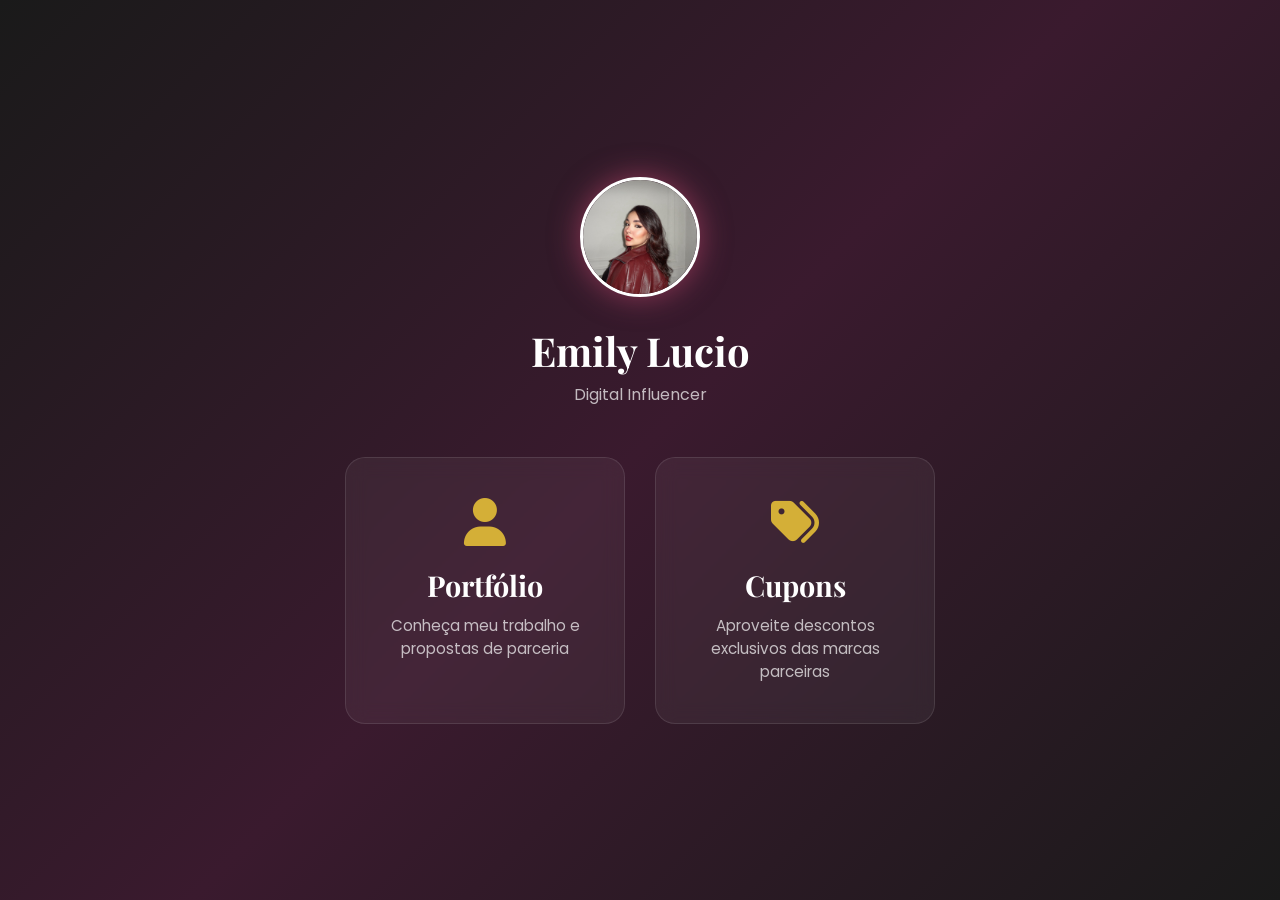
<file: index.html>
<!DOCTYPE html>
<html lang="pt-BR">
<head>
    <meta charset="UTF-8">
    <meta name="viewport" content="width=device-width, initial-scale=1.0">
    <title>Emily Lucio | Escolha uma opção</title>
    <link rel="preconnect" href="https://fonts.googleapis.com">
    <link rel="preconnect" href="https://fonts.gstatic.com" crossorigin>
    <link href="https://fonts.googleapis.com/css2?family=Playfair+Display:wght@400;500;600;700;800&family=Poppins:wght@300;400;500;600;700&display=swap" rel="stylesheet">
    <link rel="stylesheet" href="https://cdnjs.cloudflare.com/ajax/libs/font-awesome/6.4.0/css/all.min.css">
    <link rel="stylesheet" href="css/landing.css">
</head>
<body>

    <div class="landing-container">
        <div class="landing-content">
            <img src="img/perfil.JPG" alt="Emily Lucio" class="landing-foto">
            <h1 class="landing-titulo">Emily Lucio</h1>
            <p class="landing-subtitulo">Digital Influencer</p>

            <div class="landing-opcoes">
                <a href="portfolio.html" class="landing-card">
                    <i class="fa-solid fa-user"></i>
                    <h2>Portfólio</h2>
                    <p>Conheça meu trabalho e propostas de parceria</p>
                </a>

                <a href="cupons.html" class="landing-card">
                    <i class="fa-solid fa-tags"></i>
                    <h2>Cupons</h2>
                    <p>Aproveite descontos exclusivos das marcas parceiras</p>
                </a>
            </div>
        </div>
    </div>

    <canvas id="particulasCanvas"></canvas>

    <script src="js/landing.js"></script>
</body>
</html>
</file>
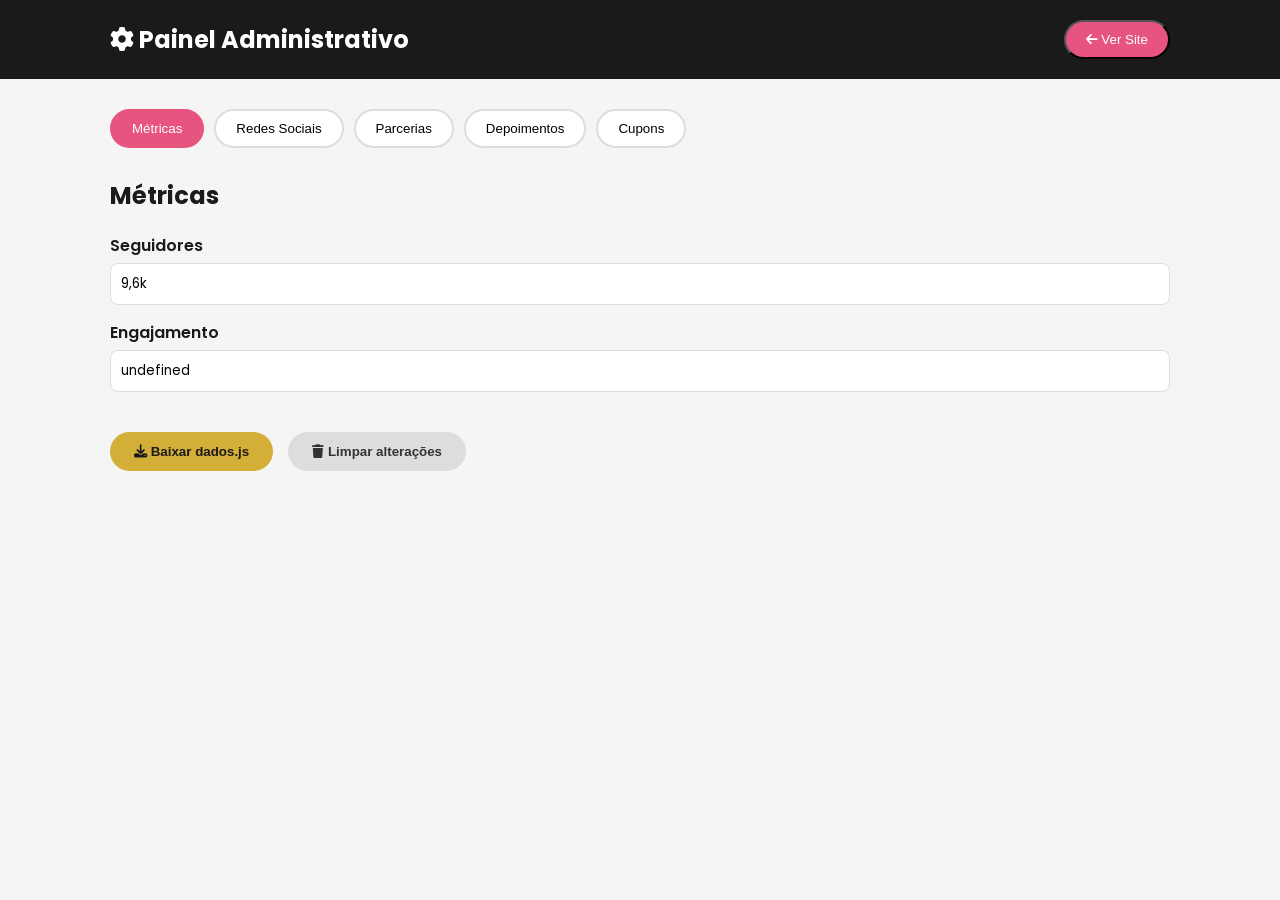
<file: admin.html>
<!DOCTYPE html>
<html lang="pt-BR">
<head>
    <meta charset="UTF-8">
    <meta name="viewport" content="width=device-width, initial-scale=1.0">
    <title>Painel Administrativo | Emily Lucio</title>
    <link rel="preconnect" href="https://fonts.googleapis.com">
    <link rel="preconnect" href="https://fonts.gstatic.com" crossorigin>
    <link href="https://fonts.googleapis.com/css2?family=Playfair+Display:wght@400;500;600;700;800&family=Poppins:wght@300;400;500;600;700&display=swap" rel="stylesheet">
    <link rel="stylesheet" href="https://cdnjs.cloudflare.com/ajax/libs/font-awesome/6.4.0/css/all.min.css">
    <link rel="stylesheet" href="css/admin.css">
</head>
<body>

    <header class="admin-header">
        <div class="container">
            <h1><i class="fa-solid fa-gear"></i> Painel Administrativo</h1>
            <button class="btn-voltar" onclick="window.location.href='index.html'">
                <i class="fa-solid fa-arrow-left"></i> Ver Site
            </button>
        </div>
    </header>

    <main class="admin-main">
        <div class="tabs">
            <button class="tab-btn active" data-tab="metricas">Métricas</button>
            <button class="tab-btn" data-tab="redes">Redes Sociais</button>
            <button class="tab-btn" data-tab="parcerias">Parcerias</button>
            <button class="tab-btn" data-tab="depoimentos">Depoimentos</button>
            <button class="tab-btn" data-tab="cupons">Cupons</button>
        </div>

        <div class="tab-content active" id="tab-metricas">
            <h2>Métricas</h2>
            <div class="form-group">
                <label>Seguidores</label>
                <input type="text" id="metricas-seguidores">
            </div>
            <div class="form-group">
                <label>Engajamento</label>
                <input type="text" id="metricas-engajamento">
            </div>
        </div>

        <div class="tab-content" id="tab-redes">
            <h2>Redes Sociais</h2>
            <div id="redes-editor"></div>
            <button class="btn-add" onclick="adicionarRede()">+ Adicionar Rede</button>
        </div>

        <div class="tab-content" id="tab-parcerias">
            <h2>Parcerias</h2>
            <div id="parcerias-editor"></div>
            <button class="btn-add" onclick="adicionarParceria()">+ Adicionar Parceria</button>
        </div>

        <div class="tab-content" id="tab-depoimentos">
            <h2>Depoimentos</h2>
            <div id="depoimentos-editor"></div>
            <button class="btn-add" onclick="adicionarDepoimento()">+ Adicionar Depoimento</button>
        </div>

        <div class="tab-content" id="tab-cupons">
            <h2>Cupons</h2>
            <div id="cupons-editor"></div>
            <button class="btn-add" onclick="adicionarCupom()">+ Adicionar Cupom</button>
        </div>

        <div class="acoes">
            <button class="btn-salvar" onclick="baixarArquivoDados()">
                <i class="fa-solid fa-download"></i> Baixar dados.js
            </button>
            <button class="btn-limpar" onclick="limparDados()">
                <i class="fa-solid fa-trash"></i> Limpar alterações
            </button>
        </div>
    </main>

    <script src="js/dados.js"></script>
    <script src="js/admin.js"></script>
</body>
</html>
</file>
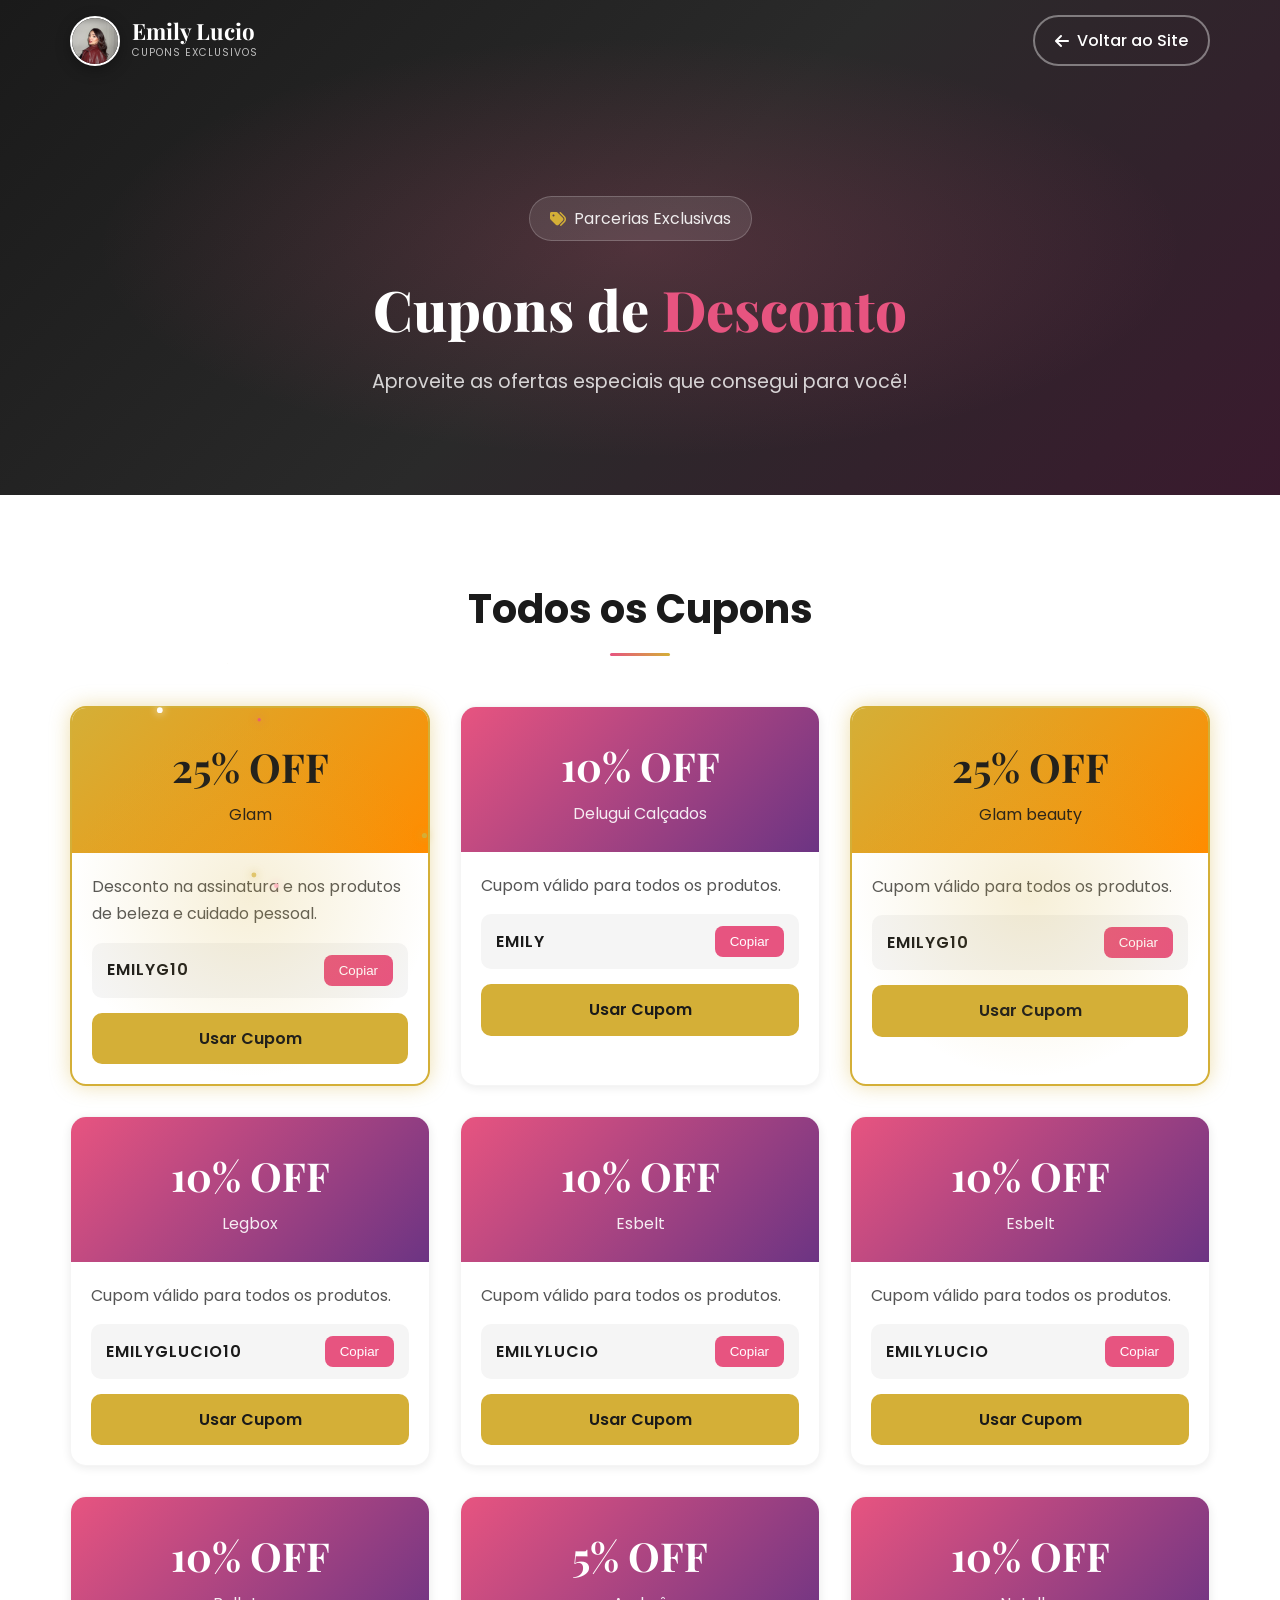
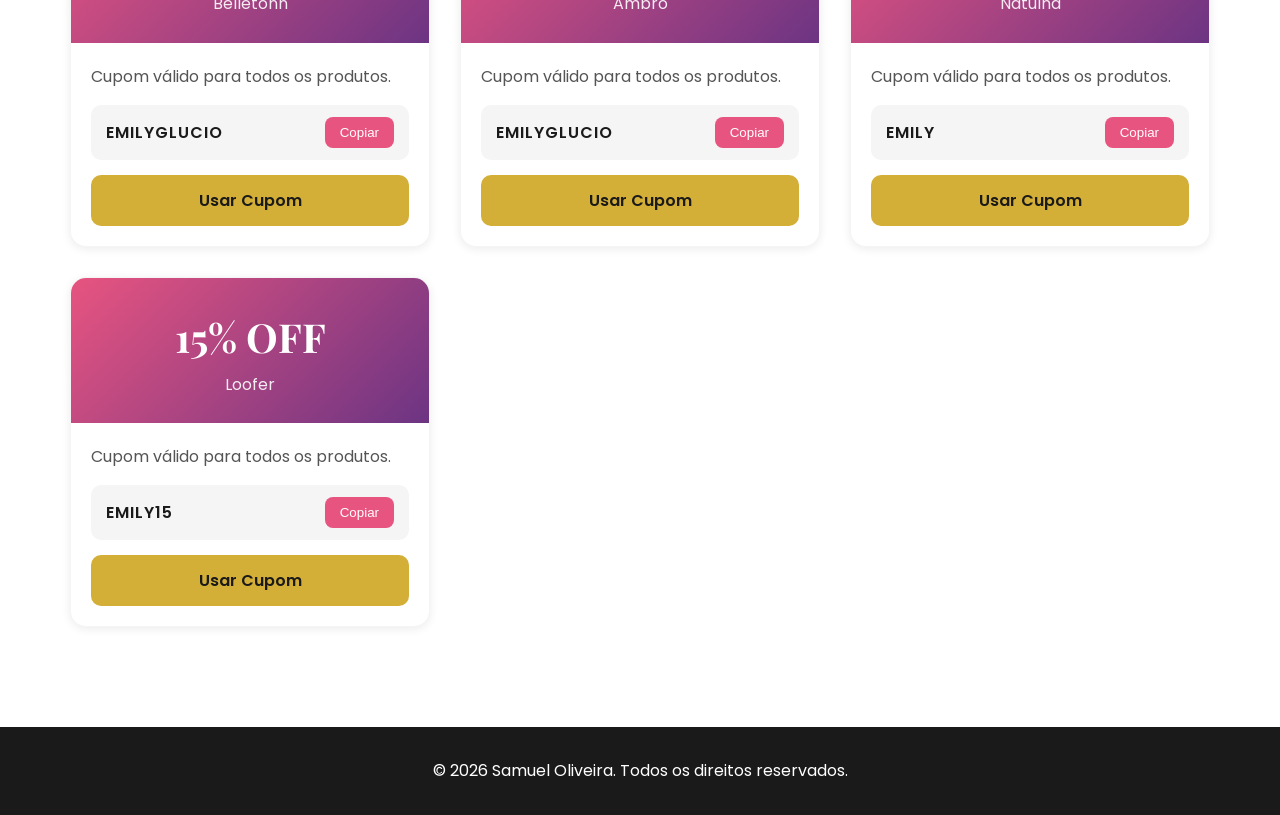
<file: cupons.html>
<!DOCTYPE html>
<html lang="pt-BR">
<head>
    <meta charset="UTF-8">
    <meta name="viewport" content="width=device-width, initial-scale=1.0">
    <title>Cupons de Desconto | Emily Lucio</title>
    <meta name="description" content="Aproveite os cupons exclusivos e descontos especiais das marcas parceiras da Emily Lucio.">
    <link rel="preconnect" href="https://fonts.googleapis.com">
    <link rel="preconnect" href="https://fonts.gstatic.com" crossorigin>
    <link href="https://fonts.googleapis.com/css2?family=Playfair+Display:wght@400;500;600;700;800&family=Poppins:wght@300;400;500;600;700&display=swap" rel="stylesheet">
    <link rel="stylesheet" href="https://cdnjs.cloudflare.com/ajax/libs/font-awesome/6.4.0/css/all.min.css">
    <link rel="stylesheet" href="css/cupons.css">
</head>
<body>

    <!-- ==================== HEADER ==================== -->
    <header class="header" id="header">
        <div class="container header-container">
            <a href="index.html" class="logo">
                <img src="img/perfil.JPG" alt="Emily Lucio" class="logo-img">
                <div class="logo-text">
                    <span class="logo-name">Emily Lucio</span>
                    <span class="logo-tagline">Cupons Exclusivos</span>
                </div>
            </a>
            <a href="index.html" class="btn-voltar">
                <i class="fa-solid fa-arrow-left"></i> Voltar ao Site
            </a>
        </div>
    </header>

    <!-- ==================== HERO ==================== -->
    <section class="hero-cupons">
        <div class="hero-overlay"></div>
        <div class="container hero-content">
            <div class="hero-badge">
                <i class="fa-solid fa-tags"></i> Parcerias Exclusivas
            </div>
            <h1 class="hero-title">Cupons de <span>Desconto</span></h1>
            <p class="hero-subtitle">Aproveite as ofertas especiais que consegui para você!</p>
        </div>
    </section>

    <!-- ==================== LISTA DE CUPONS ==================== -->
    <section class="section-cupons">
        <div class="container">
            <h2 class="section-titulo">Todos os Cupons</h2>
            <div class="cupons-grid" id="cuponsGrid">
                <!-- Os cards serão gerados via JavaScript -->
            </div>
        </div>
    </section>

    <!-- ==================== FOOTER ==================== -->
    <footer class="footer">
        <div class="container">
            <p>&copy; 2026 Samuel Oliveira. Todos os direitos reservados.</p>
        </div>
    </footer>

    <!-- ==================== MODAL DE CUPOM ==================== -->
    <div class="modal-overlay" id="modalOverlay">
        <div class="modal-content">
            <button class="modal-close" id="modalClose">&times;</button>
            <div class="modal-body" id="modalBody"></div>
        </div>
    </div>

    <!-- Canvas para partículas do destaque -->
    <canvas id="particulasDestaqueCanvas"></canvas>

    <!-- Scripts -->
    <script src="js/dados.js"></script>
    <script src="js/cupons.js"></script>
</body>
</html>
</file>
<file: css/landing.css>
:root {
    --primary: #E75480;
    --secondary: #6C3483;
    --accent: #D4AF37;
    --dark: #1A1A1A;
    --white: #FFFFFF;
    --shadow-sm: 0 2px 10px rgba(0,0,0,0.08);
    --shadow-md: 0 5px 25px rgba(0,0,0,0.12);
    --shadow-lg: 0 15px 50px rgba(0,0,0,0.18);
    --transition: all 0.3s cubic-bezier(0.4,0,0.2,1);
    --border-radius: 20px;
}

* { margin:0; padding:0; box-sizing:border-box; }
body { font-family:'Poppins',sans-serif; background:linear-gradient(135deg, #1A1A1A 0%, #3A1A2E 50%, #1A1A1A 100%); min-height:100vh; display:flex; align-items:center; justify-content:center; overflow-x:hidden; }

.landing-container {
    width:100%;
    max-width:1000px;
    padding:40px 20px;
}

.landing-content {
    text-align:center;
}

.landing-foto {
    width:120px;
    height:120px;
    border-radius:50%;
    object-fit:cover;
    border:3px solid var(--white);
    box-shadow:0 0 30px rgba(231,84,128,0.5);
    margin-bottom:20px;
}

.landing-titulo {
    font-family:'Playfair Display',serif;
    font-size:2.5rem;
    color:var(--white);
    margin-bottom:5px;
}

.landing-subtitulo {
    color:rgba(255,255,255,0.7);
    font-size:1rem;
    margin-bottom:50px;
}

.landing-opcoes {
    display:flex;
    gap:30px;
    justify-content:center;
    flex-wrap:wrap;
}

.landing-card {
    background:rgba(255,255,255,0.05);
    backdrop-filter:blur(10px);
    border:1px solid rgba(255,255,255,0.1);
    border-radius:var(--border-radius);
    padding:40px 30px;
    width:280px;
    text-decoration:none;
    color:var(--white);
    transition:var(--transition);
}

.landing-card i {
    font-size:3rem;
    color:var(--accent);
    margin-bottom:20px;
}

.landing-card h2 {
    font-family:'Playfair Display',serif;
    font-size:1.8rem;
    margin-bottom:10px;
}

.landing-card p {
    color:rgba(255,255,255,0.7);
    font-size:0.95rem;
}

.landing-card:hover {
    transform:translateY(-10px);
    border-color:var(--primary);
    box-shadow:0 15px 40px rgba(231,84,128,0.3);
    background:rgba(255,255,255,0.1);
}

/* Responsivo */
@media (max-width:768px) {
    .landing-opcoes { flex-direction:column; align-items:center; }
    .landing-card { width:100%; max-width:350px; }
    .landing-foto { width:100px; height:100px; }
    .landing-titulo { font-size:2rem; }
}
/* ========== CANVAS DE PARTÍCULAS ========== */
#particulasCanvas {
    position: fixed;
    top: 0;
    left: 0;
    width: 100%;
    height: 100%;
    pointer-events: none;
    z-index: 9999;
}
</file>
<file: css/admin.css>
:root {
    --primary: #E75480;
    --secondary: #6C3483;
    --accent: #D4AF37;
    --dark: #1A1A1A;
    --gray: #F5F5F5;
    --white: #FFFFFF;
    --shadow: 0 2px 10px rgba(0,0,0,0.08);
    --radius: 12px;
}

* { margin:0; padding:0; box-sizing:border-box; }
body { font-family:'Poppins',sans-serif; background:var(--gray); color:var(--dark); }

.admin-header {
    background:var(--dark);
    color:var(--white);
    padding:20px 0;
}
.admin-header .container {
    max-width:1100px;
    margin:0 auto;
    padding:0 20px;
    display:flex;
    align-items:center;
    justify-content:space-between;
}
.admin-header h1 { font-size:1.5rem; }
.btn-voltar {
    color:var(--white);
    text-decoration:none;
    background:var(--primary);
    padding:10px 20px;
    border-radius:50px;
    font-weight:500;
}

.admin-main {
    max-width:1100px;
    margin:30px auto;
    padding:0 20px;
}

.tabs {
    display:flex;
    gap:10px;
    flex-wrap:wrap;
    margin-bottom:30px;
}
.tab-btn {
    background:var(--white);
    border:2px solid #ddd;
    padding:10px 20px;
    border-radius:50px;
    cursor:pointer;
    font-weight:500;
    transition:0.3s;
}
.tab-btn.active {
    background:var(--primary);
    color:var(--white);
    border-color:var(--primary);
}

.tab-content { display:none; }
.tab-content.active { display:block; }

h2 { margin-bottom:20px; }

.form-group {
    margin-bottom:15px;
}
.form-group label {
    display:block;
    font-weight:600;
    margin-bottom:5px;
}
.form-group input,
.form-group textarea,
.form-group select {
    width:100%;
    padding:10px;
    border:1px solid #ddd;
    border-radius:8px;
    font-family:inherit;
}

.item-editor {
    background:var(--white);
    border-radius:var(--radius);
    padding:20px;
    margin-bottom:15px;
    box-shadow:var(--shadow);
}
.item-editor h3 {
    margin-bottom:10px;
    display:flex;
    justify-content:space-between;
    align-items:center;
}
.item-editor .btn-remove {
    background:#ff4d4d;
    color:white;
    border:none;
    padding:5px 10px;
    border-radius:5px;
    cursor:pointer;
}
.item-editor .destaque-check {
    display:flex;
    align-items:center;
    gap:10px;
    margin:10px 0;
}

.btn-add {
    background:var(--primary);
    color:white;
    border:none;
    padding:10px 20px;
    border-radius:50px;
    cursor:pointer;
    font-weight:500;
    margin-top:10px;
}

.acoes {
    margin-top:40px;
    display:flex;
    gap:15px;
    flex-wrap:wrap;
}
.btn-salvar,
.btn-limpar {
    padding:12px 24px;
    border:none;
    border-radius:50px;
    font-weight:600;
    cursor:pointer;
}
.btn-salvar {
    background:var(--accent);
    color:var(--dark);
}
.btn-limpar {
    background:#ddd;
    color:#333;
}
</file>
<file: css/cupons.css>
:root {
    --primary: #E75480;
    --secondary: #6C3483;
    --accent: #D4AF37;
    --dark: #1A1A1A;
    --gray: #F5F5F5;
    --white: #FFFFFF;
    --shadow-sm: 0 2px 10px rgba(0,0,0,0.08);
    --shadow-md: 0 5px 25px rgba(0,0,0,0.12);
    --shadow-lg: 0 15px 50px rgba(0,0,0,0.18);
    --transition: all 0.3s cubic-bezier(0.4,0,0.2,1);
    --border-radius: 16px;
}

* { margin:0; padding:0; box-sizing:border-box; }
html { scroll-behavior:smooth; scroll-padding-top:80px; }
body { font-family:'Poppins',sans-serif; background:var(--white); color:var(--dark); line-height:1.7; overflow-x:hidden; }

/* Header */
.header {
    position:fixed;
    top:0;
    left:0;
    width:100%;
    z-index:1000;
    background:transparent;
    padding:15px 0;
    transition:var(--transition);
}
.header.scrolled {
    background:rgba(26,26,26,0.97);
    backdrop-filter:blur(20px);
    padding:8px 0;
    box-shadow:0 5px 30px rgba(0,0,0,0.3);
}
.header-container { display:flex; align-items:center; justify-content:space-between; max-width:1200px; margin:0 auto; padding:0 30px; }
.logo { display:flex; align-items:center; gap:12px; text-decoration:none; }
.logo-img { width:50px; height:50px; border-radius:50%; object-fit:cover; border:2px solid var(--white); box-shadow:0 4px 15px rgba(0,0,0,0.3); transition:var(--transition); }
.header.scrolled .logo-img { width:40px; height:40px; }
.logo-text { display:flex; flex-direction:column; }
.logo-name { font-family:'Playfair Display',serif; font-weight:700; font-size:1.4rem; color:var(--white); line-height:1.1; }
.logo-tagline { font-size:0.65rem; color:rgba(255,255,255,0.7); text-transform:uppercase; letter-spacing:1px; }
.btn-voltar {
    color:var(--white);
    text-decoration:none;
    font-weight:500;
    padding:10px 20px;
    border-radius:50px;
    border:2px solid rgba(255,255,255,0.4);
    transition:var(--transition);
    display:inline-flex;
    align-items:center;
    gap:8px;
}
.btn-voltar:hover { background:var(--primary); border-color:var(--primary); }

/* Hero escuro (igual ao portfólio) */
.hero-cupons {
    position:relative;
    min-height:55vh;
    display:flex;
    align-items:center;
    justify-content:center;
    background: linear-gradient(135deg, #1A1A1A 0%, #2A2A2A 50%, #3A1A2E 100%);
    overflow:hidden;
    padding-top:100px;
}
.hero-overlay {
    position:absolute;
    inset:0;
    background: radial-gradient(ellipse at center, rgba(231,84,128,0.2) 0%, transparent 60%);
    pointer-events:none;
}
.hero-content { position:relative; z-index:2; text-align:center; padding:0 30px; }
.hero-badge {
    display:inline-flex;
    align-items:center;
    gap:8px;
    background:rgba(255,255,255,0.1);
    border:1px solid rgba(255,255,255,0.2);
    padding:8px 20px;
    border-radius:50px;
    color:rgba(255,255,255,0.9);
    margin-bottom:20px;
}
.hero-badge i { color:var(--accent); }
.hero-title { font-family:'Playfair Display',serif; font-weight:800; font-size:3.5rem; color:var(--white); margin-bottom:10px; }
.hero-title span { color:var(--primary); }
.hero-subtitle { color:rgba(255,255,255,0.8); font-size:1.2rem; }

/* Seção de cupons (fundo branco) */
.section-cupons {
    padding: 80px 0 100px;
    background: var(--white);
}
.section-titulo {
    text-align:center;
    color: var(--dark);
    font-size: 2.5rem;
    margin-bottom: 50px;
    position: relative;
    animation: flutuarTitulo 4s ease-in-out infinite;
}
.section-titulo::after {
    content: '';
    display: block;
    width: 60px;
    height: 3px;
    background: linear-gradient(90deg, var(--primary), var(--accent));
    border-radius: 2px;
    margin: 10px auto 0;
}

@keyframes flutuarTitulo {
    0%,100% { transform: translateY(0); }
    50% { transform: translateY(-8px); }
}

/* Grade de cupons */
.cupons-grid { display:grid; grid-template-columns:repeat(auto-fill, minmax(300px,1fr)); gap:30px; max-width:1200px; margin:0 auto; padding:0 30px; }

/* Card de cupom */
.cupom-card {
    background: var(--white);
    border-radius: var(--border-radius);
    overflow:hidden;
    box-shadow: var(--shadow-sm);
    transition: var(--transition);
    cursor:pointer;
    position:relative;
    border: 1px solid rgba(0,0,0,0.04);
    animation: aparecerCard 0.8s ease both;
    animation-delay: calc(var(--i, 0) * 0.1s);
}

@keyframes aparecerCard {
    from { opacity:0; transform: translateY(40px); }
    to { opacity:1; transform: translateY(0); }
}

.cupom-card:hover {
    transform: translateY(-8px);
    box-shadow: var(--shadow-lg);
}

.cupom-header {
    background: linear-gradient(135deg, var(--primary), var(--secondary));
    padding:25px 20px;
    text-align:center;
    color: var(--white);
    transition: transform 0.5s;
}
.cupom-card:hover .cupom-header {
    transform: scale(1.05);
}
.cupom-header .cupom-desconto { font-family:'Playfair Display',serif; font-size:2.5rem; font-weight:700; }
.cupom-header .cupom-loja { font-size:1rem; opacity:0.9; }
.cupom-body { padding:20px; }
.cupom-descricao { color:#555; margin-bottom:15px; }
.cupom-codigo {
    background: var(--gray);
    padding:12px 15px;
    border-radius:10px;
    display:flex;
    justify-content:space-between;
    align-items:center;
    margin-bottom:15px;
}
.cupom-codigo span { font-weight:600; letter-spacing:1px; }
.btn-copiar { background:var(--primary); color:var(--white); border:none; padding:8px 15px; border-radius:8px; cursor:pointer; transition:var(--transition); font-weight:500; }
.btn-copiar:hover { background:var(--secondary); }
.btn-usar { display:block; text-align:center; background:var(--accent); color:var(--dark); padding:12px; border-radius:10px; text-decoration:none; font-weight:600; transition:var(--transition); }
.btn-usar:hover { background:#c9a932; }
.cupom-validade { font-size:0.85rem; color:#999; text-align:center; margin-top:10px; }

/* Destaque */
.cupom-card.destaque {
    border: 2px solid var(--accent);
    box-shadow: 0 0 20px rgba(212, 175, 55, 0.4);
    animation: brilhoDestaque 3s ease-in-out infinite;
    position: relative;
    z-index: 1;
}
.cupom-card.destaque::before {
    content: '';
    position: absolute;
    top: 0;
    left: 0;
    width: 100%;
    height: 100%;
    background: radial-gradient(circle, rgba(212, 175, 55, 0.2) 0%, transparent 70%);
    pointer-events: none;
    animation: girarBrilho 8s linear infinite;
}
.cupom-card.destaque .cupom-header {
    background: linear-gradient(135deg, var(--accent), #FF8C00);
    color: var(--dark);
}
.cupom-card.destaque .cupom-desconto,
.cupom-card.destaque .cupom-loja {
    color: var(--dark);
}

@keyframes brilhoDestaque {
    0%, 100% { box-shadow: 0 0 20px rgba(212, 175, 55, 0.4); }
    50% { box-shadow: 0 0 40px rgba(212, 175, 55, 0.8); }
}

@keyframes girarBrilho {
    from { transform: rotate(0deg); }
    to { transform: rotate(360deg); }
}

/* Canvas de partículas */
#particulasDestaqueCanvas {
    position: fixed;
    top: 0;
    left: 0;
    width: 100%;
    height: 100%;
    pointer-events: none;
    z-index: 1000;
}

/* Modal */
.modal-overlay { position:fixed; inset:0; background:rgba(0,0,0,0.7); z-index:2000; display:flex; align-items:center; justify-content:center; opacity:0; visibility:hidden; transition:opacity 0.3s, visibility 0.3s; }
.modal-overlay.active { opacity:1; visibility:visible; }
.modal-content { background:var(--white); border-radius:var(--border-radius); max-width:500px; width:90%; max-height:80vh; overflow-y:auto; padding:40px 30px; position:relative; transform:translateY(20px); transition:transform 0.3s; }
.modal-overlay.active .modal-content { transform:translateY(0); }
.modal-close { position:absolute; top:15px; right:20px; background:none; border:none; font-size:2rem; color:#999; cursor:pointer; }
.modal-body h2 { text-align:center; margin-bottom:15px; font-family:'Playfair Display',serif; }
.modal-body p { color:#555; margin-bottom:15px; }
.modal-codigo { text-align:center; background:var(--gray); padding:15px; border-radius:10px; font-weight:600; font-size:1.2rem; letter-spacing:2px; margin-bottom:20px; }

/* Footer */
.footer { background:var(--dark); color:var(--white); padding:30px 0; text-align:center; }

/* Responsivo */
@media (max-width:768px) {
    .hero-title { font-size:2.5rem; }
    .cupons-grid { grid-template-columns:1fr; }
    .section-titulo { font-size:2rem; }
}
</file>
